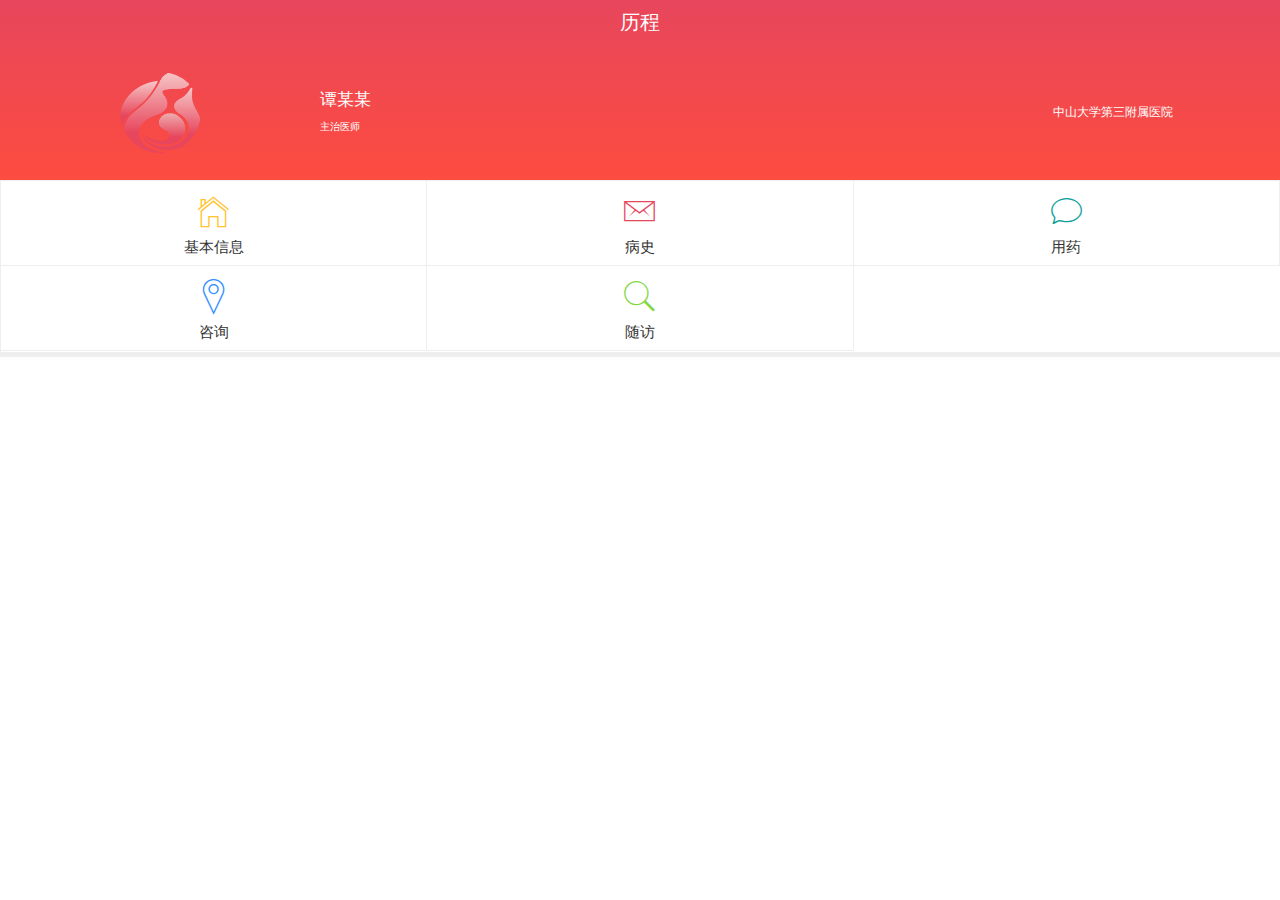
<file: html/ART/artHomepage.html>
<!doctype html>
<html class="ui-page-login">
	<head>
		<meta charset="UTF-8">
		<title></title>
		<meta name="viewport" content="width=device-width,initial-scale=1,minimum-scale=1,maximum-scale=1,user-scalable=no" />
		<link href="../../css/mui.min.css" rel="stylesheet" />
		<link rel="stylesheet" type="text/css" href="../../css/style.css"/>
		<link rel="stylesheet" type="text/css" href="../../libs/mySlider/mySlider.css"/>
		<link rel="stylesheet" type="text/css" href="../../css/ART/artHomepage.css"/>
	</head>
	
	<style type="text/css">
		.mui-table-view-cell{
			background-color: white !important;
			padding-top: 0px !important;
			padding-bottom: 0px !important;
		} 
		.mui-grid-view {
			background-color: white !important;
			border-bottom: #EEEEEE 5px solid;
		}
	</style>

	<body>
		<script src="../../js/mui.min.js"></script>
		<script src="../../libs/mySlider/mySlider.js" type="text/javascript" charset="utf-8"></script>
		<script type="text/javascript">
			mui.init()
		</script>
		<div class="mui-content">
			<div class="mui-row myHeader">
				<div class="mui-row" style="text-align: center;height: 5vh;line-height: 5vh;">
					<div style="font-size: 1.2em;color: white;">历程</div>
				</div>
				<div class="mui-row" >
					<div class="mui-col-sm-3 mui-col-xs-3">
						<div class="mui-row" style="height: 15vh;text-align: center;">
							<img src="../../images/logo_2X.png"/ style="width: 9vh;height: 9vh;border-radius: 9vh;margin-top: 3vh;">
						</div>
					</div>
					<div class="mui-col-sm-3 mui-col-xs-3" style="height: 15vh;">
						<div class="mui-row" style="margin-top:4.5vh;height: 6vh;line-height: 3vh;color: white;">
							<div >谭某某</div>
							<div style="font-size: 0.6em;">主治医师</div>
						</div>
					</div>
					<div class="mui-col-sm-5 mui-col-xs-5">
						<div class="mui-row" style="height: 15vh;line-height: 15vh;color: white;">
							<div style="font-size: 0.7em;float:right">
								中山大学第三附属医院
							</div>
						</div>
					</div>
				</div>
			</div>
			<ul class="mui-table-view mui-grid-view mui-grid-9">
				<li class="mui-table-view-cell mui-media mui-col-xs-4 mui-col-sm-4">
				    <a href="#">
				        <span style="color: #FFC32D;" class="mui-icon mui-icon-home"></span>
				        <div class="mui-media-body">基本信息</div>
				    </a>
				</li>
				<li class="mui-table-view-cell mui-media mui-col-xs-4 mui-col-sm-4">
				    <a href="#">
				        <span style="color: #E7465C;" class="mui-icon mui-icon-email"></span>
				        <div class="mui-media-body">病史</div>
				    </a>
				</li>
				<li class="mui-table-view-cell mui-media mui-col-xs-4 mui-col-sm-4">
				    <a href="#">
				        <span style="color: #07A098;" class="mui-icon mui-icon-chatbubble"></span>
				        <div class="mui-media-body">用药</div>
				    </a>
				</li>
				<li class="mui-table-view-cell mui-media mui-col-xs-4 mui-col-sm-4">
				    <a href="#">
				        <span style="color: #338FFF;" class="mui-icon mui-icon-location"></span>
				        <div class="mui-media-body">咨询</div>
				    </a>
				</li>
				<li class="mui-table-view-cell mui-media mui-col-xs-4 mui-col-sm-4">
				    <a href="#">
				        <span style="color: #82D842" class="mui-icon mui-icon-search"></span>
				        <div class="mui-media-body">随访</div>
				    </a>
				</li>
		    </ul>
			
		</div>
		
	</body>

</html>
</file>
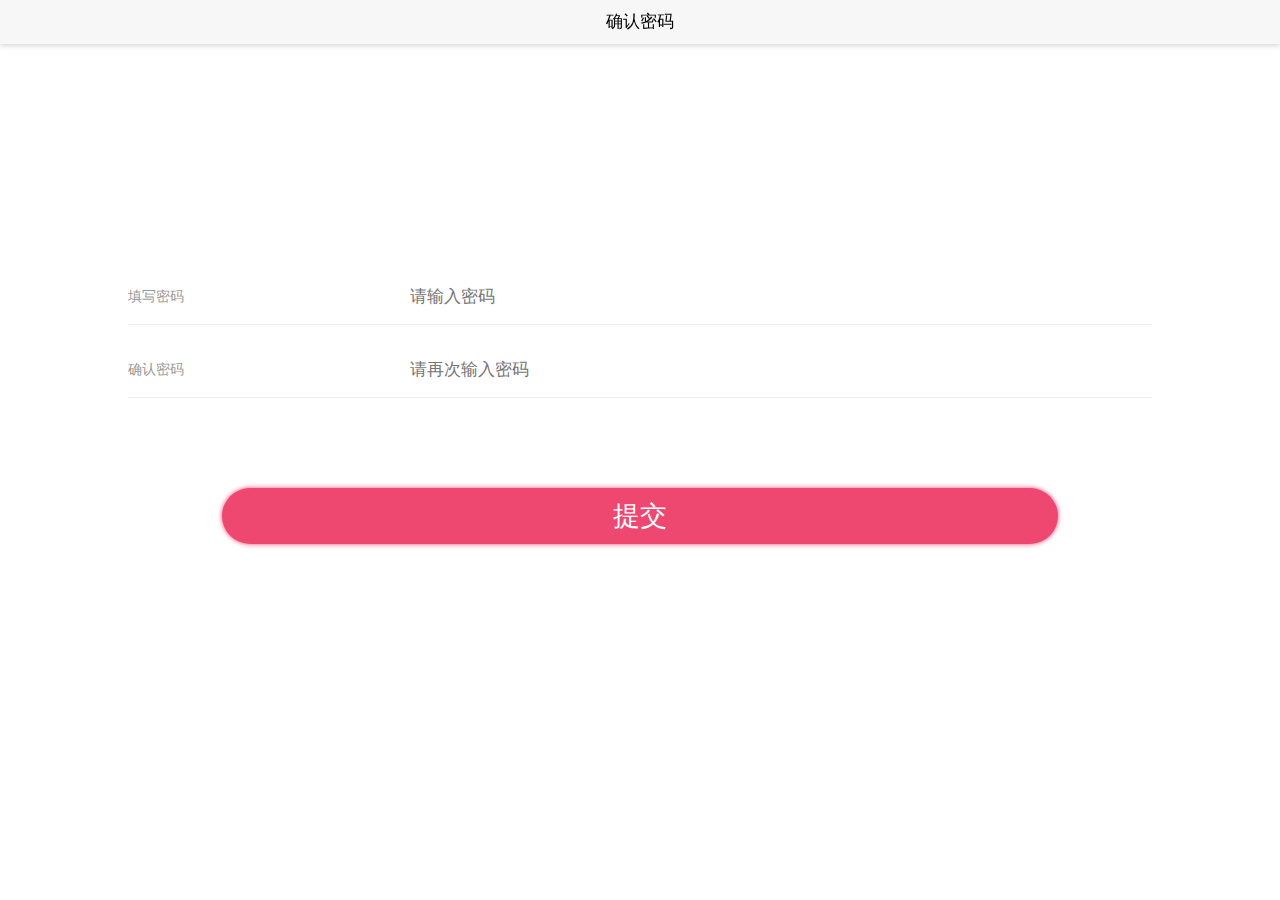
<file: html/login/confirmPassword.html>
<!doctype html>
<html class="ui-page-login">
	<head>
		<meta charset="UTF-8">
		<title></title>
		<meta name="viewport" content="width=device-width,initial-scale=1,minimum-scale=1,maximum-scale=1,user-scalable=no" />
		<link href="../../css/mui.min.css" rel="stylesheet" />
		<link href="../../css/style.css" rel="stylesheet" />
		<link rel="stylesheet" type="text/css" href="../../css/login.css"/>
	</head>
	<body>
		<header class="mui-bar mui-bar-nav">
		    <h1 class="mui-title">确认密码</h1>
		</header>
		<div class="mui-content" style="height:100%;padding:15vh 10vw 0 10vw">
			<div class="mui-row" style="margin-top: 15vh;border-bottom: 1px solid #EEEEEE;">
				<div class="mui-col-xs-3 mui-col-sm-3">
					<div class="mui-row" style="color:#999999;float: left;height: 6vh;line-height: 6vh;">
						<span style="float: left;font-size: 0.8em;">填写密码</span>	
					</div>
				</div>
				<div class="mui-col-xs-7 mui-col-sm-7">
					<div class="mui-row" style="color:#999999;float: left;height: 6vh;line-height: 6vh;">
						<input id='account' type="password" class="mui-input-clear mui-input" placeholder="请输入密码">
					</div>
				</div>
				<div class="mui-col-sm-2 mui-col-xs-2">
					
				</div>
				
			</div>
			<div class="mui-row" style="margin-top: 2vh;">
				<div class="mui-col-xs-3 mui-col-sm-3" style="border-bottom: 1px solid #EEEEEE;">
					<div class="mui-row" style="color:#999999;float: left;height: 6vh;line-height: 6vh;">
						<span style="float: left;font-size: 0.8em;">确认密码</span>	
					</div>
				</div>
				<div class="mui-col-xs-9 mui-col-sm-9" style="border-bottom: 1px solid #EEEEEE;">
					<div class="mui-row" style="color:#999999;float: left;height: 6vh;line-height: 6vh;">
						<input id='password' type="password" class="mui-input-clear mui-input" placeholder="请再次输入密码">
					</div>
				</div>
			</div>
			<div class="mui-content-padded">
				<div class="mui-row">
					<div class="mui-col-sm-1 mui-col-xs-1">
					</div>
					<div class="mui-col-sm-10 mui-col-xs-10">
						<div class="mui-row">
							<button id='confirm' class="mui-btn mui-btn-block mui-btn-primary">提交</button>
						</div>
					</div>
				</div>
			</div>
		</div>
		<script src="../../js/mui.min.js"></script>
		<script src="../../js/resize.js" type="text/javascript" charset="utf-8"></script>
		<script type="text/javascript">
			mui.init()
		</script>
		
	</body>

</html>
</file>
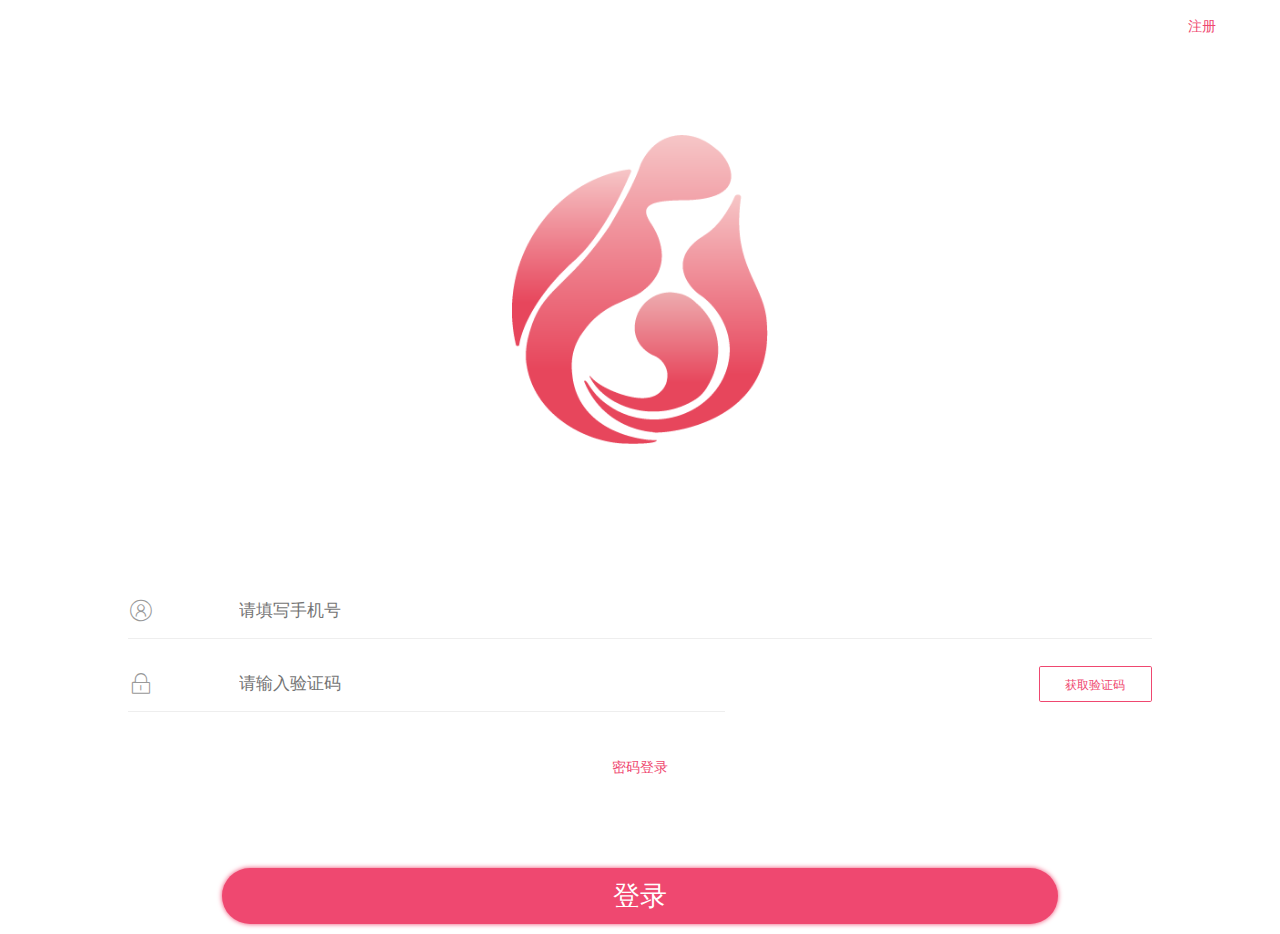
<file: html/login/login.html>
<!DOCTYPE html>
<html class="ui-page-login">
	<head>
		<meta charset="utf-8">
		<meta name="viewport" content="width=device-width,initial-scale=1,minimum-scale=1,maximum-scale=1,user-scalable=no" />
		<title></title>
		<link href="../../css/mui.min.css" rel="stylesheet" />
		<link href="../../css/style.css" rel="stylesheet" />
		<link rel="stylesheet" type="text/css" href="../../css/iconfont.css"/>
		<link rel="stylesheet" type="text/css" href="../../css/login.css"/>
	</head>
	<body style="background-color: white;">
		<div class="mui-content" style="padding:0 10vw 0 10vw">
			<div class="mui-row" style="height: 6vh;line-height: 6vh;">
				<div id='reg' style="font-size: 0.8em;color: #ef4870;float: right;margin-right: -5vw;">
					注册
				</div>
			</div>
			<div class="mui-row" style="text-align: center;margin-top: 9vh;">
				<img width="25%" height="25%" src="../../images/logo_2X.png"/>
			</div>
			<div class="mui-row" style="margin-top: 15vh;border-bottom: 1px solid #EEEEEE;">
				<div class="mui-col-xs-1 mui-col-sm-1">
					<div class="mui-row" style="color:#999999;float: left;height: 6vh;line-height: 6vh;">
						<i style="float: left;font-size: 1.5em;margin-right: 1vw;" class="iconfont icon-login"></i>
					</div>
				</div>
				<div class="mui-col-xs-6 mui-col-sm-6">
					<div class="mui-row" style="color:#999999;float: left;height: 6vh;line-height: 6vh;">
						<input id='account' type="text" class="mui-input-clear mui-input" placeholder="请填写手机号">
					</div>
				</div>
			</div>
			<div class="mui-row" style="margin-top: 2vh;">
				<div class="mui-col-xs-1 mui-col-sm-1" style="border-bottom: 1px solid #EEEEEE;">
					<div class="mui-row" style="color:#999999;float: left;height: 6vh;line-height: 6vh;">
						<i style="float: left;font-size: 1.5em;margin-right: 1vw;" class="iconfont icon-password"></i>	
					</div>
				</div>
				<div class="mui-col-xs-6 mui-col-sm-6" style="border-bottom: 1px solid #EEEEEE;">
					<div class="mui-row" style="color:#999999;float: left;height: 6vh;line-height: 6vh;">
						<input id='password' type="text" class="mui-input-clear mui-input" placeholder="请输入验证码">
					</div>
				</div>
				<div class="mui-col-xs-5 mui-col-sm-5">
					<div class="mui-row" style="float: right;height: 6vh;line-height: 6vh;">
						<button id='code' type="button" class="mui-btn mui-btn-blue">获取验证码</button>
					</div>
				</div>
			</div>
			<div style="margin-top: 5vh;">
				<div class="mui-row">
					<div class="mui-col-sm-3 mui-col-xs-3">
					</div>
					<div class="mui-col-sm-6 mui-col-xs-6">
						<div class="mui-row" style="text-align: center;">
							<div id='passwordLogin' style="font-size: 0.8em;color: #ef4870;">
								密码登录
							</div>
						</div>
					</div>
				</div>
			</div>
			<div class="mui-content-padded">
				<div class="mui-row">
					<div class="mui-col-sm-1 mui-col-xs-1">
						
					</div>
					<div class="mui-col-sm-10 mui-col-xs-10">
						<div class="mui-row">
							<button id='login' class="mui-btn mui-btn-block mui-btn-primary">登录</button>
						</div>
					</div>
				</div>
				
			</div>
		</div>
		<script src="../../js/mui.min.js"></script>
		<script src="../../js/mui.enterfocus.js"></script>
		<script src="../../js/app.js"></script>
		<script src="../../js/cache.js" type="text/javascript" charset="utf-8"></script>
		<script src="../../js/resize.js" type="text/javascript" charset="utf-8"></script>
		<script>
			(function($, doc) {
				$.init({
					statusBarBackground: '#f7f7f7'
				});
				$.plusReady(function() {
					console.log("当前页面URL："+plus.webview.currentWebview().getURL());
					plus.screen.lockOrientation("portrait-primary");
					var mainPage = plus.webview.getWebviewById("main");
					var main_loaded_flag = false;
					if(!mainPage){
						console.log('=====================')
						mainPage = $.preload({
							id: 'main',
							url: 'html/main.html',
							subpages:[{
							  	url:'html/homepage/homepage.html',//子页面HTML地址，支持本地地址和网络地址
						        id:'homepage',//子页面标志
						        styles:{
						        		top:'40px',//子页面顶部位置
						        		bottom:bottom,//子页面底部位置
						      	},
							}]
						});
					}else{
						main_loaded_flag = true;
					}
					mainPage.addEventListener("loaded",function () {
						main_loaded_flag = true;
					});
					
					var toMain = function() {
						//使用定时器的原因：
						//可能执行太快，main页面loaded事件尚未触发就执行自定义事件，此时必然会失败
						var id = setInterval(function () {
							if(main_loaded_flag){
								clearInterval(id);
								$.fire(mainPage, 'show', null);
								mainPage.show("pop-in");
							}
						},20);
					};
					
					setTimeout(function() {
						//关闭启动界面
						plus.navigator.closeSplashscreen();
					}, 600);
					
					//检查 "登录状态/锁屏状态" 结束
					var loginButton = doc.getElementById('login');
					var accountBox = doc.getElementById('account');
					var passwordBox = doc.getElementById('password');
					var regButton = doc.getElementById('reg');
					var passwordLoginButton = doc.getElementById('passwordLogin');
					
					loginButton.addEventListener('tap', function(event) {
						console.log("111");
						let accountReg = /^1(\d{10})$/;
						let passwordReg = /^\w{6,18}$/;
						if(!accountReg.test(accountBox.value)){
							mui.toast('手机号码填写不正确',{duration:'long'});
							return;
						}
						if(!passwordReg.test(passwordBox.value)){
							mui.toast('密码应以字母开头，长度在6-18之间，只能包含字母、数字和下划线',{duration:'long'});
							return;
						}
						
						var loginInfo = {
							telephone: accountBox.value,
							password: passwordBox.value,
							clientID: cache.getDeviceInfo().uuid
						};
						// TODO 登录逻辑待完善
						
						app.Post(
							app.URL.LOGIN,
							loginInfo,
							function(data){
								if(data.code == 1){
//									plus.nativeUI.toast(data.msg,{duration:'short'});
									toMain();
								}else{
									//登陆成功
									toMain();
								}
							},
						)
					});
					$.enterfocus('#login-form input', function() {
						$.trigger(loginButton, 'tap');
					});
					regButton.addEventListener('tap', function(event) {
						$.openWindow({
							url: 'reg.html',
							id: 'reg',
							preload: true,
							show: {
								aniShow: 'pop-in'
							},
							styles: {
								popGesture: 'hide'
							},
							waiting: {
								autoShow: false
							}
						});
					}, false);
					
					passwordLoginButton.addEventListener('tap',function(){
						$.openWindow({
							url: 'loginByPassword.html',
							id: 'loginByPassword',
							preload: true,
							styles: {
								popGesture: 'hide'
							},
							waiting: {
								autoShow: false
							}
						});
					},false)
					
					window.addEventListener('resize', function() {
						oauthArea.style.display = document.body.clientHeight > 400 ? 'block' : 'none';
					}, false);
					//
					var backButtonPress = 0;
					$.back = function(event) {
						backButtonPress++;
						if (backButtonPress > 1) {
							plus.runtime.quit();
						} else {
							plus.nativeUI.toast('再按一次退出应用');
						}
						setTimeout(function() {
							backButtonPress = 0;
						}, 2000);
						return false;
					};
				});
			}(mui, document));
			
			function testreg(){
				window.location.href='reg.html'
			}
		</script>
	</body>

</html>
</file>
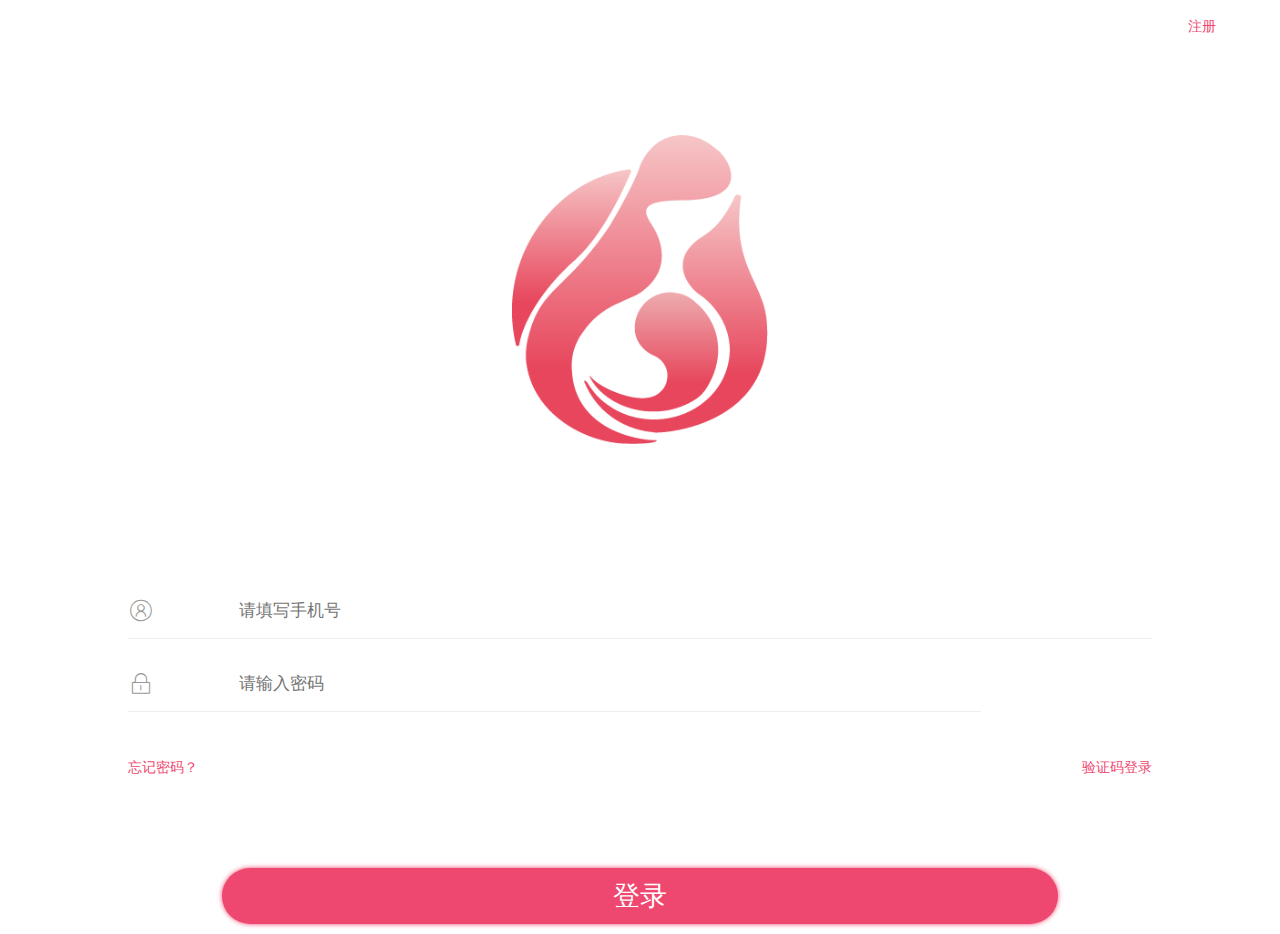
<file: html/login/loginByPassword.html>
<!DOCTYPE html>
<html class="ui-page-login">
	<head>
		<meta charset="utf-8">
		<meta name="viewport" content="width=device-width,initial-scale=1,minimum-scale=1,maximum-scale=1,user-scalable=no" />
		<title></title>
		<link href="../../css/mui.min.css" rel="stylesheet" />
		<link href="../../css/style.css" rel="stylesheet" />
		<link rel="stylesheet" type="text/css" href="../../css/iconfont.css"/>
		<link rel="stylesheet" type="text/css" href="../../css/login.css"/>
	</head>
	<body>
		<div class="mui-content" style="padding:0 10vw 0 10vw">
			<div class="mui-row" style="height: 6vh;line-height: 6vh;">
				<div id='reg' style="font-size: 0.8em;color: #ef4870;float: right;margin-right: -5vw;">
					注册
				</div>
			</div>
			<div class="mui-row" style="margin-top:9vh;text-align: center;">
				<img width="25%" height="25%" src="../../images/logo_2X.png"/>
			</div>
		
			<div class="mui-row" style="margin-top: 15vh;border-bottom: 1px solid #EEEEEE;">
				<div class="mui-col-xs-1 mui-col-sm-1">
					<div class="mui-row" style="color:#999999;float: left;height: 6vh;line-height: 6vh;">
						<i style="float: left;font-size: 1.5em;margin-right: 1vw;" class="iconfont icon-login"></i>	
					</div>
				</div>
				<div class="mui-col-xs-9 mui-col-sm-9">
					<div class="mui-row" style="color:#999999;float: left;height: 6vh;line-height: 6vh;">
						<input id='account' type="text" class="mui-input-clear mui-input" placeholder="请填写手机号">
					</div>
				</div>				
			</div>
			<div class="mui-row" style="margin-top: 2vh;">
				<div class="mui-col-xs-1 mui-col-sm-1" style="border-bottom: 1px solid #EEEEEE;">
					<div class="mui-row" style="color:#999999;float: left;height: 6vh;line-height: 6vh;">
						<i style="float: left;font-size: 1.5em;margin-right: 1vw;" class="iconfont icon-password"></i>	
					</div>
				</div>
				<div class="mui-col-xs-9 mui-col-sm-9" style="border-bottom: 1px solid #EEEEEE;">
					<div class="mui-row" style="color:#999999;float: left;height: 6vh;line-height: 6vh;">
						<input id='password' type="password" class="mui-input-clear mui-input" placeholder="请输入密码">
					</div>
				</div>
			</div>
			<div style="margin-top: 5vh;">
				<div class="mui-row">
					<div class="mui-col-sm-6 mui-col-xs-6">
						<div class="mui-row">
							<div id='reg' style="font-size: 0.8em;color: #ef4870;float: left;">
								忘记密码？
							</div>
						</div>
					</div>
					<div class="mui-col-sm-6 mui-col-xs-6">
						<div class="mui-row">
							<div id='checkCodeLogin' style="font-size: 0.8em;color: #ef4870;float: right;">
								验证码登录
							</div>
						</div>
					</div>
				</div>
			</div>
			<div class="mui-content-padded">
				<div class="mui-row">
					<div class="mui-col-sm-1 mui-col-xs-1">
					</div>
					<div class="mui-col-sm-10 mui-col-xs-10">
						<div class="mui-row">
							<button id='login' class="mui-btn mui-btn-block mui-btn-primary">登录</button>
						</div>
					</div>
				</div>
			</div>
		</div>
		<script src="../../js/mui.min.js"></script>
		<script src="../../js/mui.enterfocus.js"></script>
		<script src="../../js/app.js"></script>
		<script src="../../js/cache.js" type="text/javascript" charset="utf-8"></script>
		<script src="../../js/resize.js" type="text/javascript" charset="utf-8"></script>
		<script>
			(function($, doc) {
				$.init({
					statusBarBackground: '#f7f7f7'
				});
				$.plusReady(function() {
					plus.screen.lockOrientation("portrait-primary");
					var mainPage = plus.webview.getWebviewById("main");
					var main_loaded_flag = false;
					let screenInfo= cache.getScreenInfo();
					let bottom;
					if(screenInfo.height == 812 & screenInfo.width == 375){
						bottom = 82;
					}else{
						bottom = 48;
					}
					if(!mainPage){
						mainPage = $.preload({
							id: 'main',
							url: 'html/main.html',
							subpages:[{
							  	url:'html/homepage/homepage.html',//子页面HTML地址，支持本地地址和网络地址
						        id:'homepage',//子页面标志
						        styles:{
						        		top:'40px',//子页面顶部位置
						        		bottom:bottom,//子页面底部位置
						      	},
							}]
						});
					}else{
						main_loaded_flag = true;
					}
					mainPage.addEventListener("loaded",function () {
						main_loaded_flag = true;
					});
					
					var toMain = function() {
						//使用定时器的原因：
						//可能执行太快，main页面loaded事件尚未触发就执行自定义事件，此时必然会失败
						var id = setInterval(function () {
							if(main_loaded_flag){
								clearInterval(id);
								$.fire(mainPage, 'show', null);
								mainPage.show("pop-in");
							}
						},20);
					};
					
					setTimeout(function() {
						//关闭启动界面
						plus.navigator.closeSplashscreen();
					}, 600);
					
					//检查 "登录状态/锁屏状态" 结束
					var loginButton = doc.getElementById('login');
					var accountBox = doc.getElementById('account');
					var passwordBox = doc.getElementById('password');
					var regButton = doc.getElementById('reg');
					var checkCodeLoginButton = doc.getElementById('checkCodeLogin');
					
					loginButton.addEventListener('tap', function(event) {
						let accountReg = /^1(\d{10})$/;
						let passwordReg = /^\w{6,18}$/;
						if(!accountReg.test(accountBox.value)){
							mui.toast('手机号码填写不正确',{duration:'long'});
							return;
						}
						if(!passwordReg.test(passwordBox.value)){
							mui.toast('密码应以字母开头，长度在6-18之间，只能包含字母、数字和下划线',{duration:'long'});
							return;
						}
						
						var loginInfo = {
							telephone: accountBox.value,
							password: passwordBox.value,
							clientID: cache.getDeviceInfo().uuid
						};
						// TODO 登录逻辑待完善
						
						app.Post(
							app.URL.LOGIN,
							loginInfo,
							function(data){
								if(data.code == 1){
//									plus.nativeUI.toast(data.msg,{duration:'short'});
									toMain();
								}else{
									//登陆成功
									toMain();
								}
							},
						)
					});
					$.enterfocus('#login-form input', function() {
						$.trigger(loginButton, 'tap');
					});
					regButton.addEventListener('tap', function(event) {
						$.openWindow({
							url: 'reg.html',
							id: 'reg',
							preload: true,
							show: {
								aniShow: 'pop-in'
							},
							styles: {
								popGesture: 'hide'
							},
							waiting: {
								autoShow: false
							}
						});
					}, false);
					checkCodeLoginButton.addEventListener('tap',function(){
						$.openWindow({
							url: 'login.html',
							id: 'login',
							preload: true,
							show: {
								aniShow: 'pop-in'
							},
							styles: {
								popGesture: 'hide'
							},
							waiting: {
								autoShow: false
							}
						});
					},false)
					
					window.addEventListener('resize', function() {
						oauthArea.style.display = document.body.clientHeight > 400 ? 'block' : 'none';
					}, false);
					//
					var backButtonPress = 0;
					$.back = function(event) {
						backButtonPress++;
						if (backButtonPress > 1) {
							plus.runtime.quit();
						} else {
							plus.nativeUI.toast('再按一次退出应用');
						}
						setTimeout(function() {
							backButtonPress = 0;
						}, 2000);
						return false;
					};
				});
			}(mui, document));
			
		</script>
	</body>

</html>
</file>
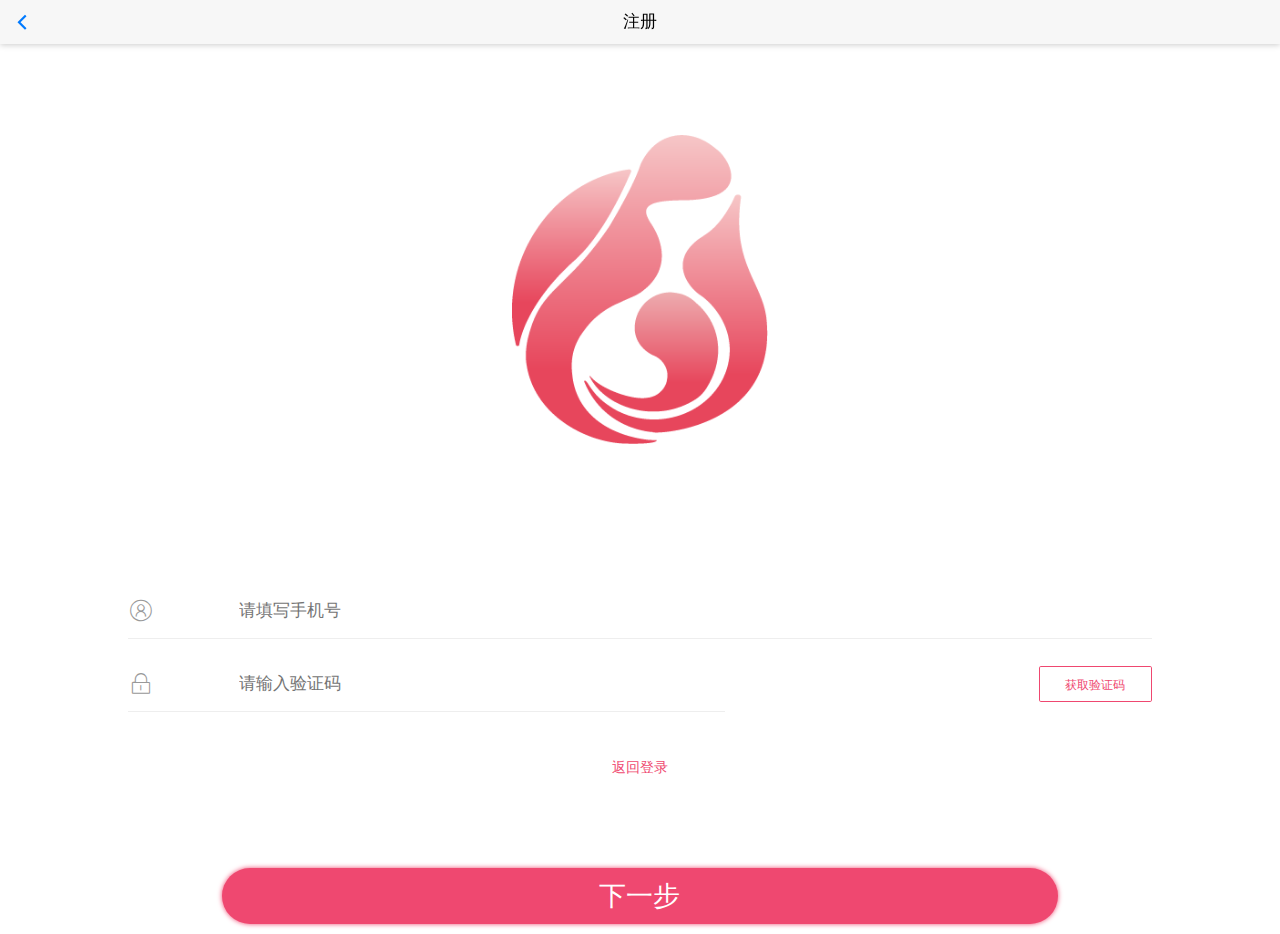
<file: html/login/reg.html>
<!DOCTYPE html>
<html class="ui-page-login">
	<head>
		<meta charset="utf-8">
		<meta name="viewport" content="width=device-width,initial-scale=1,minimum-scale=1,maximum-scale=1,user-scalable=no" />
		<title></title>
		<link href="../../css/mui.min.css" rel="stylesheet" />
		<link href="../../css/style.css" rel="stylesheet" />
		<link rel="stylesheet" type="text/css" href="../../css/iconfont.css"/>
		<link rel="stylesheet" type="text/css" href="../../css/login.css"/>
	</head>
	<body>
		<header class="mui-bar mui-bar-nav">
		    <a class="mui-action-back mui-icon mui-icon-left-nav mui-pull-left"></a>
		    <h1 id='headerTitle' class="mui-title">注册</h1>
		</header>
		<div class="mui-content" style="padding:15vh 10vw 0 10vw">
			<div class="mui-row" style="text-align: center;">
				<img width="25%" height="25%" src="../../images/logo_2X.png"/>
			</div>
		
			<div class="mui-row" style="margin-top: 15vh;border-bottom: 1px solid #EEEEEE;">
				<div class="mui-col-xs-1 mui-col-sm-1">
					<div class="mui-row" style="color:#999999;float: left;height: 6vh;line-height: 6vh;">
						<i style="float: left;font-size: 1.5em;margin-right: 1vw;" class="iconfont icon-login"></i>	
					</div>
				</div>
				<div class="mui-col-xs-7 mui-col-sm-7">
					<div class="mui-row" style="color:#999999;float: left;height: 6vh;line-height: 6vh;">
						<input id='account' type="text" class="mui-input-clear mui-input" placeholder="请填写手机号">
					</div>
				</div>
			</div>
			<div class="mui-row" style="margin-top: 2vh;">
				<div class="mui-col-xs-1 mui-col-sm-1" style="border-bottom: 1px solid #EEEEEE;">
					<div class="mui-row" style="color:#999999;float: left;height: 6vh;line-height: 6vh;">
						<i style="float: left;font-size: 1.5em;margin-right: 1vw;" class="iconfont icon-password"></i>	
					</div>
				</div>
				<div class="mui-col-xs-6 mui-col-sm-6" style="border-bottom: 1px solid #EEEEEE;">
					<div class="mui-row" style="color:#999999;float: left;height: 6vh;line-height: 6vh;">
						<input id='password' type='text' class="mui-input-clear mui-input" placeholder="请输入验证码">
					</div>
				</div>
				<div class="mui-col-xs-5 mui-col-sm-5">
					<div class="mui-row" style="float: right;height: 6vh;line-height: 6vh;">
						<button id='code' type="button" class="mui-btn mui-btn-blue">获取验证码</button>
					</div>
				</div>
			</div>
			<div style="margin-top: 5vh;">
				<div class="mui-row">
					<div class="mui-col-sm-1 mui-col-xs-1">
					</div>
					<div class="mui-col-sm-10 mui-col-xs-10">
						<div id='back' class="mui-row" style="text-align: center;font-size:0.8em;color: #ef4870;">
							返回登录
						</div>
					</div>
				</div>
			</div>
			<div class="mui-content-padded">
				<div class="mui-row">
					<div class="mui-col-sm-1 mui-col-xs-1">
					</div>
					<div class="mui-col-sm-10 mui-col-xs-10">
						<div class="mui-row">
							<button id='next' class="mui-btn mui-btn-block mui-btn-primary">下一步</button>
						</div>
					</div>
				</div>
			</div>
		</div>
		<script src="../../js/mui.min.js"></script>
		<script src="../../js/app.js"></script>
		<script src="../../js/resize.js" type="text/javascript" charset="utf-8"></script>
		<script>
			(function($, doc) {
				$.init();
				let backButton = document.getElementById('back');
				let nextButton = document.getElementById('next');
				$.plusReady(function() {
					backButton.addEventListener('tap',function(){
						plus.webview.close('reg','pop-out');
					},false)
				});				
				nextButton.addEventListener('tap',function(){
					$.openWindow({
							url: 'confirmPassword.html',
							id: 'confirmPassword',
							preload: true,
							show: {
								aniShow: 'pop-in'
							},
							styles: {
								popGesture: 'hide'
							},
							waiting: {
								autoShow: false
							}
						});
				},false)
			}(mui, document));
		</script>
	</body>

</html>
</file>
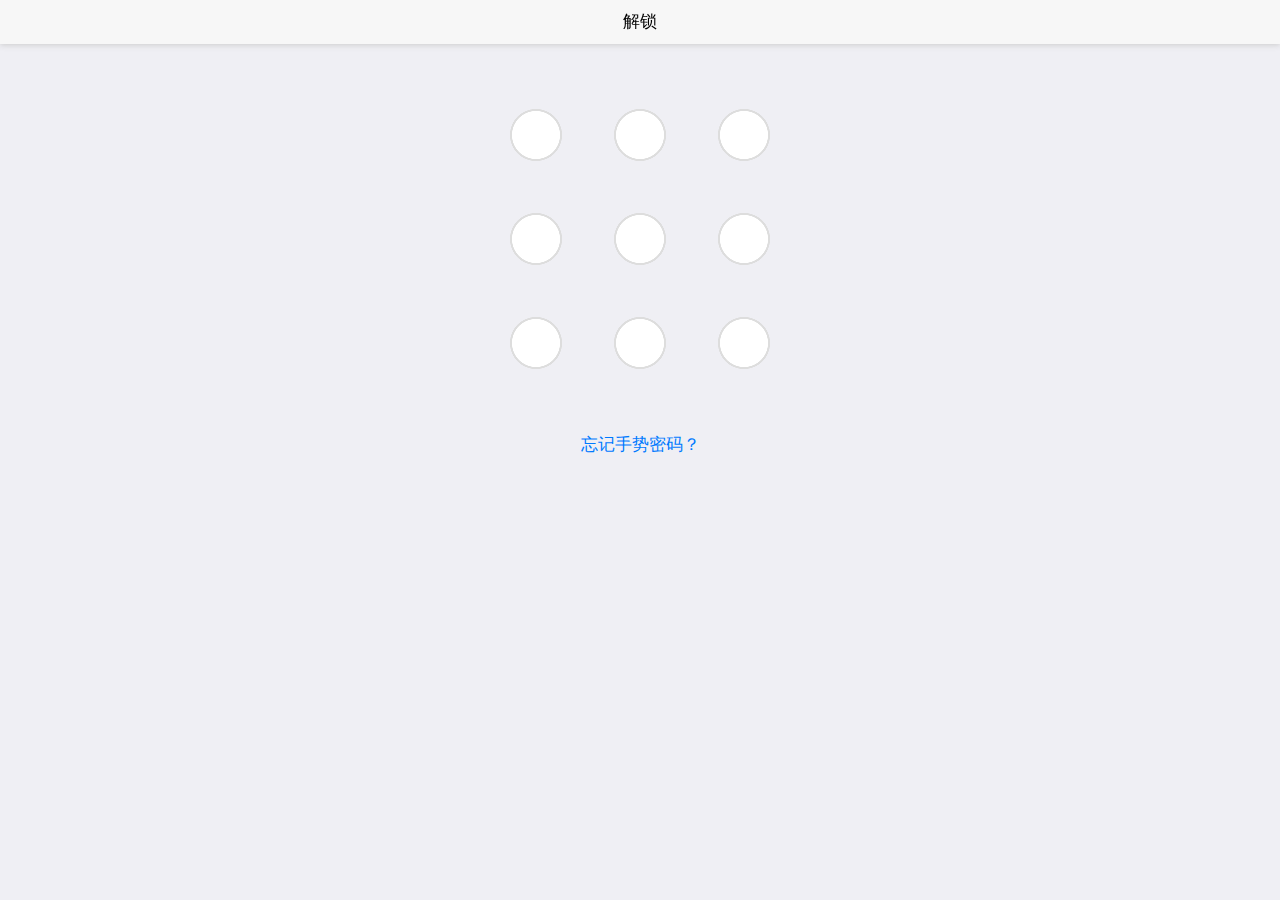
<file: html/login/unlock.html>
<!DOCTYPE html>
<html>

	<head>
		<meta charset="utf-8">
		<meta name="viewport" content="width=device-width,initial-scale=1,minimum-scale=1,maximum-scale=1,user-scalable=no" />
		<title></title>
		<link href="../../css/mui.min.css" rel="stylesheet" />
		<style>
			html,
			body {
				background-color: #efeff4;
				overflow: hidden;
			}
			.mui-locker {
				margin: 35px auto;
			}
			#forget {
				display: block;
				margin-top: 10px;
				text-align: center;
			}
		</style>
	</head>

	<body>
		<header class="mui-bar mui-bar-nav">
			<h1 class="mui-title">解锁</h1>
		</header>
		<div class="mui-content">
			<div class="mui-content-padded" style="margin: 10px 0px;">
				<div class="mui-locker" data-locker-options='{"ringColor":"rgba(221,221,221,1)","fillColor":"#ffffff","pointColor":"rgba(0,136,204,1)","lineColor":"rgba(0,136,204,1)"}' data-locker-width='320' data-locker-height='320'>
				</div>
			</div>
			<a id='forget'>忘记手势密码？</a>
		</div>
		<script src="../../js/mui.min.js"></script>
		<script src="../../js/mui.locker.js"></script>
		<script src="../../js/app.js"></script>

		<script>
			(function($, doc) {
				$.init();
				$.plusReady(function() {
					var mainPage = $.preload({
						"id": 'main',
						"url": '../main.html'
					});
					var toMain = function() {
						$.fire(mainPage, 'show', null);
						setTimeout(function() {
							$.openWindow({
								id: 'main',
								show: {
									aniShow: 'pop-in'
								},
								waiting: {
									autoShow: false
								}
							});
						}, 0);
					};
					var settings = app.getSettings();
					var forgetButton = doc.getElementById("forget");
					var locker = doc.querySelector('.mui-locker');
					var clearStateAndToLogin = function() {
						settings.gestures = '';
						settings.autoLogin = false;
						app.setSettings(settings);
						var state = app.getState();
						state.token = '';
						app.setState(state);
						$.openWindow({
							url: 'login.html',
							id: 'login',
							show: {
								aniShow: 'pop-in'
							},
							waiting: {
								autoShow: false
							}
						});
					};
					forgetButton.addEventListener('tap', function(event) {
						clearStateAndToLogin();
					});
					var tryNumber = 5;
					locker.addEventListener('done', function(event) {
						var rs = event.detail;
						if (settings.gestures == rs.points.join('')) {
							toMain()
							rs.sender.clear();
						} else {
							tryNumber--;
							rs.sender.clear();
							if (tryNumber > 0) {
								plus.nativeUI.toast('解锁手势错误，还能尝试 ' + tryNumber + ' 次。');
							} else {
								clearStateAndToLogin();
							}
						}
					}, false);
					var backButtonPress = 0;
					$.back = function(event) {
						backButtonPress++;
						if (backButtonPress > 1) {
							plus.runtime.quit();
						} else {
							plus.nativeUI.toast('再按一次退出应用');
						}
						setTimeout(function() {
							backButtonPress = 0;
						}, 1000);
						return false;
					};
				});
			}(mui, document));
		</script>
	</body>

</html>
</file>
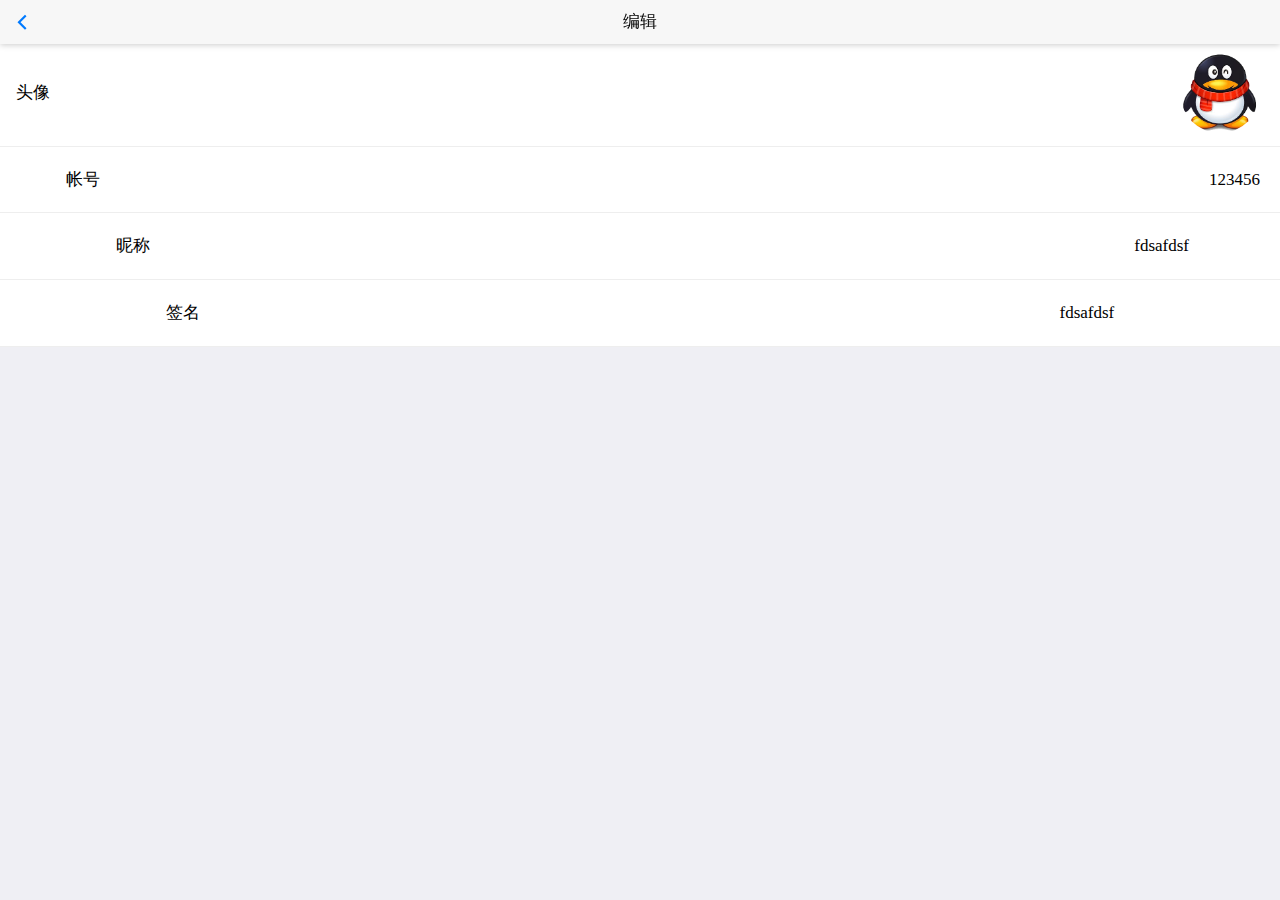
<file: html/user/userEdit.html>
<!doctype html>
<html>

	<head>
		<meta charset="UTF-8">
		<title></title>
		<meta name="viewport" content="width=device-width,initial-scale=1,minimum-scale=1,maximum-scale=1,user-scalable=no" />
		<link href="../../css/mui.min.css" rel="stylesheet" />
		<link rel="stylesheet" type="text/css" href="../../css/style.css"/>
		<link rel="stylesheet" type="text/css" href="../../css/iconfont.css"/>
		<style>
			body{
				font-family: 'FZLTHK--GBK1-0';
			}
			.custom-userEdit-img{
				text-align: left;height: 80pt; line-height: 80pt; border-bottom: 1px solid #EEEEEE;
			}
			.imgDiv{
				background-color: white;overflow: hidden;width: 60pt;height: 60pt; margin: 10pt 5pt 10pt auto;border-radius:50%;float: right;
			}
			.imgDiv img{
				width: 60pt;height: 60pt;
			}
			.custom-userEdit-text{
				text-align: left;height: 50pt; line-height: 50pt; border-bottom: 1px solid #EEEEEE;font-family: 'FZLTHK--GBK1-0';
			}
			.edit-div-left16{
				 margin-left: 16px;
			}
			.edit-div-right20{
				 margin-right: 20px;
			}
		</style>
	</head>

	<body>
		
		<header class="mui-bar mui-bar-nav">
		    <a class="mui-action-back mui-icon mui-icon-left-nav mui-pull-left"></a>
		    <h1 class="mui-title">编辑</h1>
		</header>
		<div class="mui-content" style="padding: 40px 0vw 0 0vw;">
			<div class="mui-row custom-userEdit-img">
				<div class="mui-pull-left edit-div-left16">
					头像
				</div>
				<div class="imgDiv edit-div-right20">
					<img src="../../images/qq.png" />
				</div>
			</div>
			<div class="mui-row custom-userEdit-text">
				<div class="mui-pull-left edit-div-left16">
					帐号
				</div>
				<div class="mui-pull-right edit-div-right20">
					123456
				</div>
			</div>
			<div class="mui-row custom-userEdit-text">
				<div class="mui-pull-left edit-div-left16">
					昵称
				</div>
				<div class="mui-pull-right edit-div-right20">
					fdsafdsf
				</div>
			</div>
			<div class="mui-row custom-userEdit-text">
				<div class="mui-pull-left edit-div-left16">
					签名
				</div>
				<div class="mui-pull-right edit-div-right20">
					fdsafdsf
				</div>
			</div>
		</div>
		
		
		
		<script src="../../js/mui.min.js"></script>
		<script type="text/javascript">
			(function($,doc){
				$.init({
					statusBarBackground: '#f7f7f7'
				});
				mui.plusReady(function(){
					var myFlag = doc.getElementById('myFlag');
					console.log("当前页面URL："+plus.webview.currentWebview().getURL());
					myFlag.addEventListener("tap",function(){
						console.log("111111111111111");
						mui.openWindow({
					    	url: '../login/login.html', 
					    	id:'info'
					  	});
					})
				})
			}(mui, document));
		</script>
	</body>

</html>
</file>
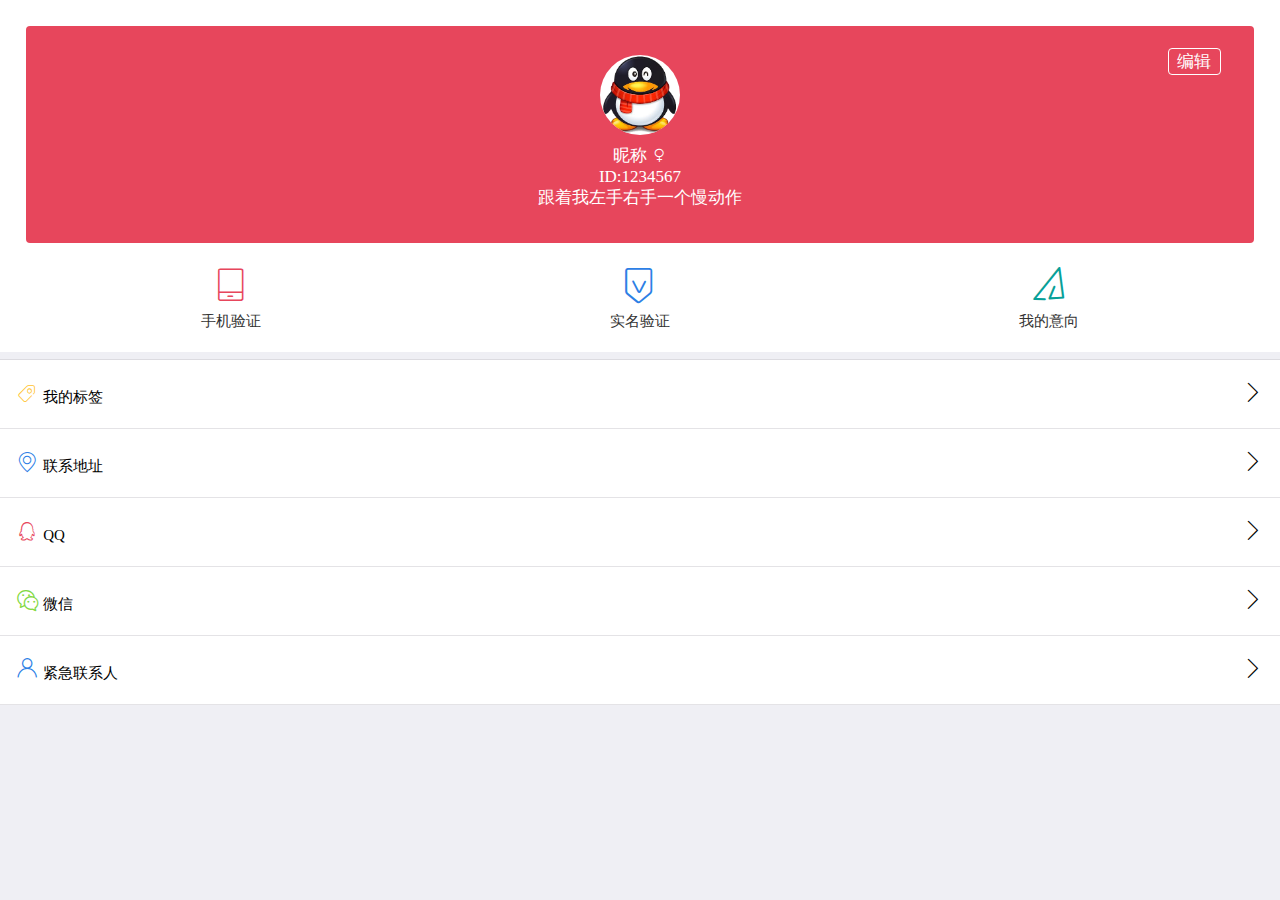
<file: html/user/userinfo.html>
<!doctype html>
<html>

	<head>
		<meta charset="UTF-8">
		<title></title>
		<meta name="viewport" content="width=device-width,initial-scale=1,minimum-scale=1,maximum-scale=1,user-scalable=no" />
		<link href="../../css/mui.min.css" rel="stylesheet" />
		<link rel="stylesheet" type="text/css" href="../../css/style.css"/>
		<link rel="stylesheet" type="text/css" href="../../css/iconfont.css"/>
		<style>
			.custom-userinfo-top{
				height: 163pt; background-color: #E7465C; border-radius: 3pt; color: white;text-align: center;
			}
			.custom-userinfo-top .imgDiv{
				background-color: white;overflow: hidden;width: 60pt;height: 60pt; margin: 22pt auto 0pt auto;border-radius:50%;
			}
			.custom-userinfo-top .imgDiv img{
				width: 60pt;height: 60pt;
			}
			.custom-userinfo-top .editDiv{
				margin-top: -65pt;margin-right: 25pt; height: 20pt; width: 40pt; border: 1px solid; border-radius: 3pt;font-size: 13pt;
				text-align: center; line-height: 20pt;
			}
			.mui-grid-view.mui-grid-9{
				margin: 0; padding: 0;border-top: 1px solid white; border-left: 1px solid white; background-color: white;
			}
			.mui-grid-view.mui-grid-9 .mui-table-view-cell {
    			margin: 0; padding: 11px 15px; vertical-align: top;  border-right: 1px solid white; border-bottom: 1px solid white;
			}
			/*.mui-table-view-cell{
				height: 67pt;line-height: 67pt;
			}*/
			.mui-table-view-cell:after{
				left: 0px;
			}
			/*红色*/
			.icon-color-e7465c{
				color: #e7465c;
			}
			/*蓝色*/
			.icon-color-2c80e5{
				color: #2c80e5;
			}
			/*蓝绿*/
			.icon-color-07a098{
				color: #07a098;
			}
			/*绿色*/
			.icon-color-82d842{
				color: #82d842;
			}
			/*黄色*/
			.icon-color-ffc32d{
				color: #ffc32d;
			}
			.font-size24{
				font-size: 24px;
			}
			.font-size15{
				font-size: 15px;
			}
		</style>
	</head>

	<body>
		
		<!--<header class="mui-bar mui-bar-nav">
		    <a class="mui-action-back mui-icon mui-icon-left-nav mui-pull-left"></a>
		    <h1 class="mui-title">个人中心</h1>
		</header>-->
		<div class="mui-content" style="padding: 2vw 2vw 0 2vw;">
			<div class="mui-row custom-userinfo-top">
				<div class="imgDiv">
					<img src="../../images/qq.png" />
				</div>
				<div id="userEdit" class="mui-row mui-pull-right editDiv">
					编辑
					<!--<span class="mui-icon iconfont icon-edit"></span>-->
				</div>
				<div class="mui-content-padded">
					<span>昵称</span>&nbsp;<span class="mui-icon iconfont icon-sex-women"></span><br />
					<span>ID:1234567</span><br />
					<span>跟着我左手右手一个慢动作</span>
				</div>
			</div>
			<ul class="mui-table-view mui-grid-view mui-grid-9">
		        <li class="mui-table-view-cell mui-media mui-col-xs-4 mui-col-sm-4"><a href="list.html">
		            <span class="mui-icon iconfont icon-mobile-authentication icon-color-e7465c"></span>
		            <div class="mui-media-body">手机验证</div>
		        </a></li>
		        <li class="mui-table-view-cell mui-media mui-col-xs-4 mui-col-sm-4"><a href="#">
		            <span class="mui-icon iconfont icon-real-name-authentication icon-color-2c80e5">
		            	<!--<span class="mui-badge"></span>-->
		            </span>
		            <div class="mui-media-body">实名验证</div>
		        </a></li>
		        <li class="mui-table-view-cell mui-media mui-col-xs-4 mui-col-sm-4"><a href="#">
		            <span class="mui-icon iconfont icon-my-intention icon-color-07a098"></span>
		            <div class="mui-media-body">我的意向</div>
		        </a></li>
		   	</ul>
		</div>
		<div class="mui-content" style="margin-top: -5pt;">
			<ul class="mui-table-view">
				<li id="myFlag" class="mui-table-view-cell" style="padding: 21px 15px;">
					<span class="mui-icon iconfont font-size24 icon-flag icon-color-ffc32d"></span>
					<font class="font-size15">我的标签</font>
					<span class="mui-icon iconfont font-size24 icon-right-arrow mui-pull-right"></span>
				</li>
				<li class="mui-table-view-cell" style="padding: 21px 15px;">
					<span class="mui-icon iconfont font-size24 icon-location icon-color-2c80e5"></span>
					<font class="font-size15">联系地址</font>
					<span class="mui-icon iconfont font-size24 icon-right-arrow mui-pull-right"></span>
				</li>
				<li class="mui-table-view-cell" style="padding: 21px 15px;">
					<span class="mui-icon iconfont font-size24 icon-QQ icon-color-e7465c"></span>
					<font class="font-size15">QQ</font>
					<span class="mui-icon iconfont font-size24 icon-right-arrow mui-pull-right"></span>
				</li>
				<li class="mui-table-view-cell" style="padding: 21px 15px;">
					<span class="mui-icon iconfont font-size24 icon-wechat icon-color-82d842"></span>
					<font class="font-size15">微信</font>
					<span class="mui-icon iconfont font-size24 icon-right-arrow mui-pull-right"></span>
				</li>
				<li class="mui-table-view-cell" style="padding: 21px 15px;">
					<span class="mui-icon iconfont font-size24 icon-emergency-contact icon-color-2c80e5"></span>
					<font class="font-size15">紧急联系人</font>
					<span class="mui-icon iconfont font-size24 icon-right-arrow mui-pull-right"></span>
				</li>
			</ul>
		</div>
		
		
		
		<script src="../../js/mui.min.js"></script>
		<script type="text/javascript">
			(function($,doc){
				$.init({
					statusBarBackground: '#f7f7f7'
				});
				mui.plusReady(function(){
					var userEdit = doc.getElementById('userEdit');
					console.log("当前页面URL："+plus.webview.currentWebview().getURL());
					userEdit.addEventListener("tap",function(){
						console.log("111111111111111");
						mui.openWindow({
					    	url: '../user/userEdit.html', 
					    	id:'info'
					  	});
					})
				})
			}(mui, document));
		</script>
	</body>

</html>
</file>
<file: css/style.css>
.ui-page-login,
body {
	width: 100%;
	height: 100%;
	margin: 0px;
	padding: 0px;
	font-family: "微软雅黑";
}
.mui-content{
	min-height: 100%;
	height: auto;
	background-color: white;
}
</file>
<file: libs/mySlider/mySlider.css>
.mySlider-container{
	width: 100%;
	height: 50vw;
	padding: 0px;
	position: relative;
	overflow: hidden;
}

.mySlider-slider{
	background-color: rgba(0,0,0,0);
	position: relative;
	z-index: 105;
	height: 100%;
	width: 100%;
}

.mySlider-img-pre {
	width: 60%;
	height: 60%;
	top: 20%;
	left: 2%;
	border-radius: 5px;
	position: absolute;
	z-index: 102;
	box-shadow: 0 0 5px #dddddd;
}

.mySlider-img-next {
	width: 60%;
	height: 60%;
	top: 20%;
	left: 38%;
	z-index: 102;
	position: absolute;
	border-radius: 5px;
	box-shadow: 0 0 5px #BBBBBB;
}

.mySlider-img-active {
	width: 86%;
	height: 86%;
	top: 7%;
	left: 7%;
	z-index:103;
	position: absolute;
	border-radius: 5px;
	box-shadow: 0 0 10px #BBBBBB;
}

.mySlider-img {
	width: 60%;
	height: 60%;
	top: 20%;
	left: 102%;
	border-radius: 5px;
	position: absolute;
	box-shadow: 0 0 5px #dddddd;
}

img{
	width: 100%;
	height: 100%;
}
</file>
<file: css/ART/artHomepage.css>
.myHeader{
	background: linear-gradient(to bottom,#E7465C,#FD4C40);
	height: 20vh;
}
</file>
<file: css/login.css>
#login,#next,#confirm {
	background-color: #ef4870;
	border: none;
	font-size: 3vh;
	width: 100%;
	padding: 1vh;
	border-radius: 6vh;
	box-shadow: 0 0 5px  #ef4870;
}

#code {
	background-color: white;
	color:#ef4870;
	border: 1px solid #ef4870;
	font-size: 0.7em;
	width: 100%;
	float: left;
	border-radius: 0.2vh;
	margin-top: 1vh;
	padding:0px 2vw !important;
	line-height: 4vh;
	height: 4vh;
}

.mui-input-group {
	margin-top: 10px;
	border: none;
}

.mui-content-padded {
	margin-top: 10vh;
}

.mui-input{
	border: none !important;
	font-size: 1em;
	padding: 0 2vw !important;
	height: 5vh !important;
	margin: 0px !important;
}
</file>
<file: css/iconfont.css>
@font-face {font-family: "iconfont";
  src: url('../fonts/iconfont.eot?t=1535511712929'); /* IE9*/
  src: url('../fonts/iconfont.eot?t=1535511712929#iefix') format('embedded-opentype'), /* IE6-IE8 */
  url('../fonts/iconfont.ttf?t=1535511712929') format('truetype'), /* chrome, firefox, opera, Safari, Android, iOS 4.2+*/
  url('../fonts/iconfont.svg?t=1535511712929#iconfont') format('svg'); /* iOS 4.1- */
}

.iconfont {
  font-family:"iconfont" !important;
  font-size:16px;
  font-style:normal;
  -webkit-font-smoothing: antialiased;
  -moz-osx-font-smoothing: grayscale;
}

.icon-scan:before { content: "\e603"; }

.icon-search:before { content: "\e604"; }

.icon-location:before { content: "\e605"; }

.icon-record:before { content: "\e606"; }

.icon-pregnancy-greet:before { content: "\e607"; }

.icon-custom-remind:before { content: "\e608"; }

.icon-left-arrow:before { content: "\e609"; }

.icon-login:before { content: "\e60a"; }

.icon-verification-code:before { content: "\e60b"; }

.icon-course:before { content: "\e60c"; }

.icon-password:before { content: "\e60d"; }

.icon-delete:before { content: "\e60e"; }

.icon-sex-women:before { content: "\e60f"; }

.icon-notice-fill:before { content: "\e610"; }

.icon-home-fill:before { content: "\e611"; }

.icon-my-fill:before { content: "\e612"; }

.icon-course-fill:before { content: "\e613"; }

.icon-home:before { content: "\e614"; }

.icon-my:before { content: "\e615"; }

.icon-notice:before { content: "\e616"; }

.icon-man:before { content: "\e617"; }

.icon-flag:before { content: "\e618"; }

.icon-real-name-authentication:before { content: "\e619"; }

.icon-QQ:before { content: "\e61a"; }

.icon-mobile-authentication:before { content: "\e61b"; }

.icon-edit:before { content: "\e61c"; }

.icon-emergency-contact:before { content: "\e61d"; }

.icon-wechat:before { content: "\e61e"; }

.icon-my-intention:before { content: "\e61f"; }

.icon-right-arrow:before { content: "\e620"; }
</file>
